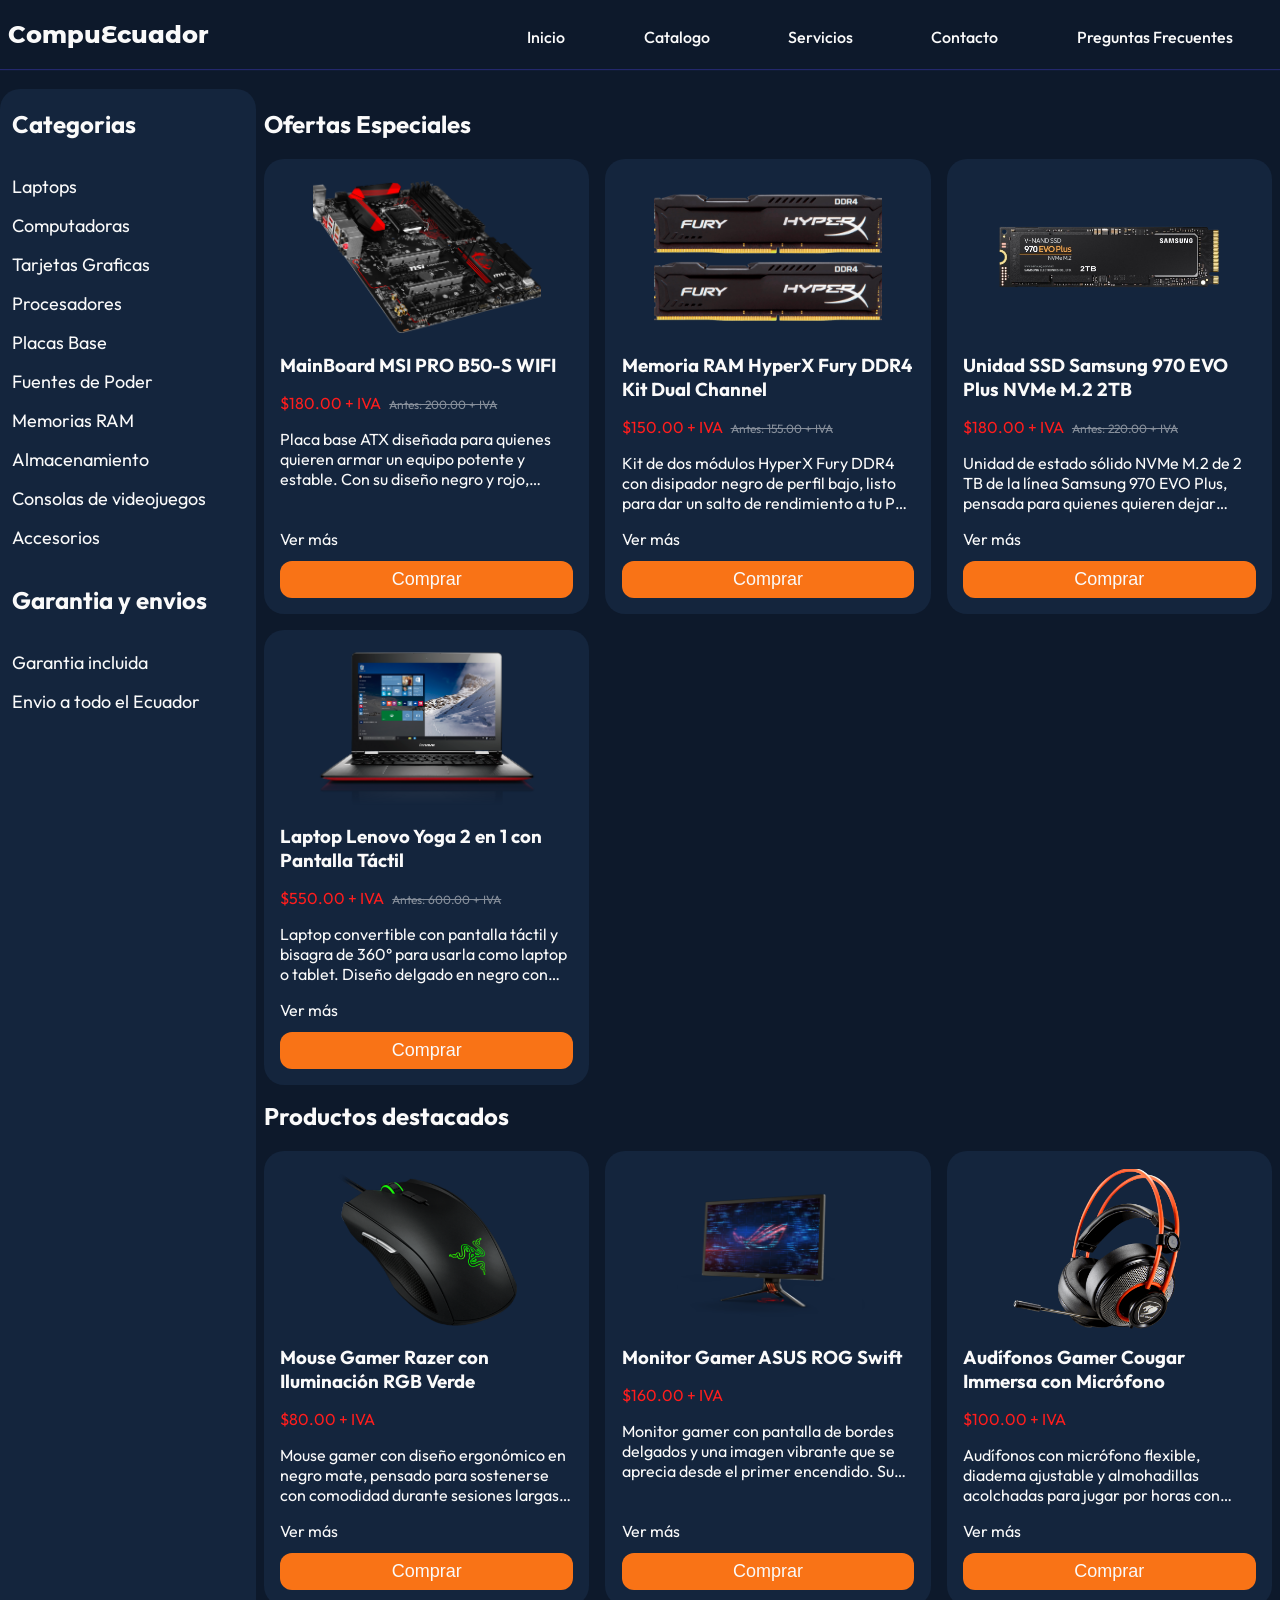
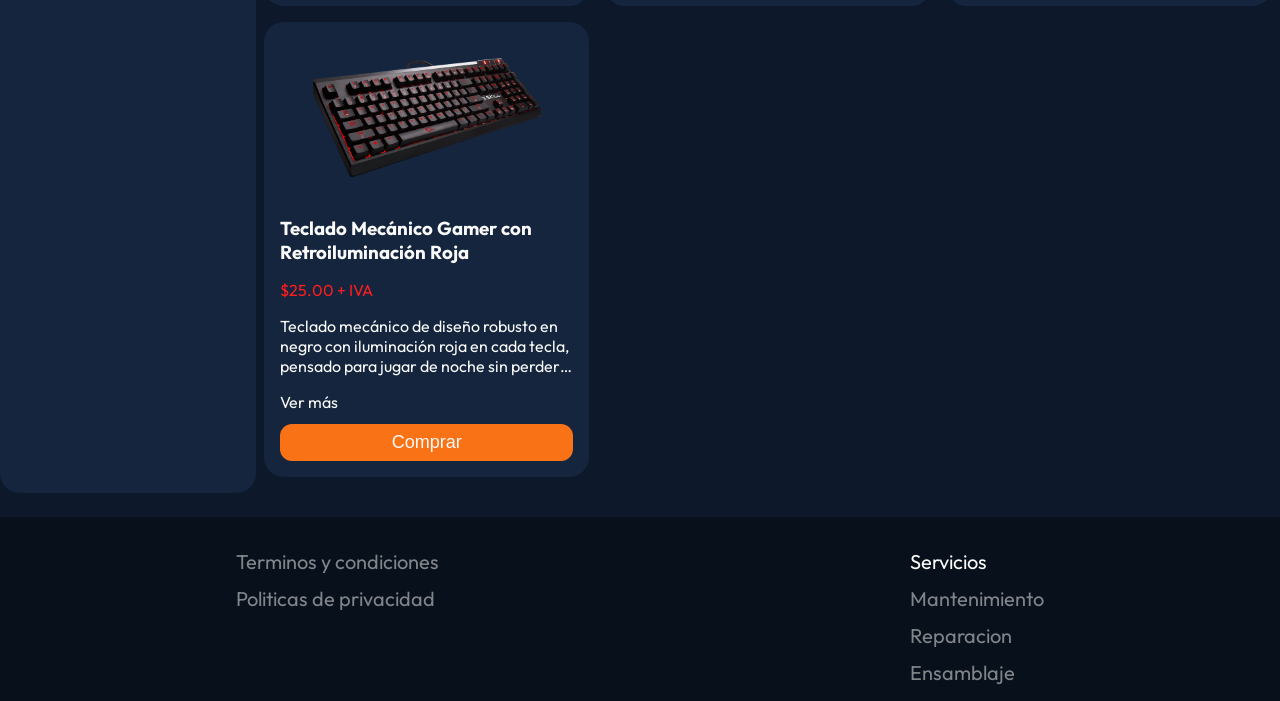
<file: index.html>
<!DOCTYPE html>
<html lang="en">
<head>
    <meta charset="UTF-8">
    <meta name="viewport" content="width=device-width, initial-scale=1.0">
    <link rel="stylesheet" href="css/styles.css">
    <title>Pagina Principal</title>
</head>
<body>
    <input type="checkbox" name="check-menu" id="check-menu" style='display: none;'>
    <header>
        <div class="parte-superior">
        <h1 class="text-logo"><a href="index.html">CompuEcuador</a></h1>
          <label for="check-menu" class="menu">
                Menu 
           </label>
           <label for="check-menu" class="cerrar">
                Cerrar 
           </label>
        </div>
        <nav class="nav_links">
            <ul>
              <li><a href="index.html">Inicio</a></li>
              <li><a href="catalogo.html">Catalogo</a></li>
              <li><a href="#">Servicios</a></li>
              <li><a href="contacto.html">Contacto</a></li>
              <li><a href="#">Preguntas Frecuentes</a></li>
            </ul>
        </nav>
    </header>
    <aside>
        <div>
            <h2>Categorias</h2>
            <ul>
                <li>Laptops</li>
                <li>Computadoras</li>
                <li>Tarjetas Graficas</li>
                <li>Procesadores</li>
                <li>Placas Base</li>
                <li>Fuentes de Poder</li>
                <li>Memorias RAM</li>
                <li>Almacenamiento</li>
                <li>Consolas de videojuegos</li>
                <li>Accesorios</li>
            </ul>
            <h2>
                Garantia y envios
            </h2>
            <ul>
                <li>Garantia incluida</li>
                <li>Envio a todo el Ecuador</li>
            </ul>
        </div>
    </aside>
    <main>
        <section class="ofertas">
            <h2>Ofertas Especiales</h2>
               <div class="productos">
                    <div class="product-card">
                        <div class="product-img">
                        <img src="./images/Placa_base.png" alt="Placa Base"/>
                        </div>
                        <article class="detalles card">
                            <h3>MainBoard MSI PRO B50-S WIFI</h3>
                            <div class="precio">
                                <p>$180.00 + IVA</p>
                                <p>Antes: 200.00 + IVA</p>
                            </div>
                            <input type="checkbox" id="ver-mas-1">
                            <p class="descripcion"> Placa base ATX diseñada para quienes quieren armar un equipo potente y estable. Con su diseño negro y rojo, disipadores reforzados en la zona de alimentación y cuatro ranuras para memoria RAM DDR4, ofrece una base sólida para juegos, edición de video y multitarea</p>
                            <label for="ver-mas-1" class="ver-mas">Ver más</label>
                            <label for="ver-mas-1" class="ver-menos">Ver menos</label>
                        </article>
                        <button>Comprar</button>
                    </div>
                    <div class="product-card">
                        <div class="product-img">
                        <img src="./images/RAM.png" alt="Memoria RAM"/>
                        </div>
                        <article class="detalles card">
                            <h3>Memoria RAM HyperX Fury DDR4 Kit Dual Channel</h3>
                            <div class="precio">
                                <p>$150.00 + IVA</p>
                                <p>Antes: 155.00 + IVA</p>
                            </div>
                            <input type="checkbox" id="ver-mas-2">
                            <p class="descripcion">Kit de dos módulos HyperX Fury DDR4 con disipador negro de perfil bajo, listo para dar un salto de rendimiento a tu PC de escritorio. Al trabajar en doble canal, los dos módulos se complementan y mejoran la velocidad con la que el procesador accede a los datos, algo que se nota al abrir muchos programas, jugar o renderizar video.</p>
                            <label for="ver-mas-2" class="ver-mas">Ver más</label>
                            <label for="ver-mas-2" class="ver-menos">Ver menos</label>
                        </article>
                        <button>Comprar</button>
                    </div>
                    <div class="product-card">
                        <div class="product-img">
                        <img src="./images/ssd.png" alt="SSD Samsung 970 EVO Plus"/>
                        </div>
                        <article class="detalles card">
                            <h3>Unidad SSD Samsung 970 EVO Plus NVMe M.2 2TB</h3>
                            <div class="precio">
                                <p>$180.00 + IVA</p>
                                <p>Antes: 220.00 + IVA</p>
                            </div>
                            <input type="checkbox" id="ver-mas-3">
                            <p class="descripcion">Unidad de estado sólido NVMe M.2 de 2 TB de la línea Samsung 970 EVO Plus, pensada para quienes quieren dejar atrás los discos duros lentos. Al conectarse directamente a la ranura M.2 de la placa base, ofrece tiempos de arranque muy cortos, programas que abren casi al instante y cargas de juegos mucho más rápidas.</p>
                            <label for="ver-mas-3" class="ver-mas">Ver más</label>
                            <label for="ver-mas-3" class="ver-menos">Ver menos</label>
                        </article>
                        <button>Comprar</button>
                    </div>
                    <div class="product-card">
                        <div class="product-img">
                        <img src="./images/Laptop.png" alt="Laptop Lenovo Yoga 2 en 1 con Pantalla Táctil"/>
                        </div>
                        <article class="detalles card">
                            <h3>Laptop Lenovo Yoga 2 en 1 con Pantalla Táctil</h3>
                            <div class="precio">
                                <p>$550.00 + IVA</p>
                                <p>Antes: 600.00 + IVA</p>
                            </div>
                            <input type="checkbox" id="ver-mas-4">
                            <p class="descripcion">Laptop convertible con pantalla táctil y bisagra de 360° para usarla como laptop o tablet. Diseño delgado en negro con detalles en rojo, ideal para estudiar, trabajar y navegar con comodidad.</p>
                            <label for="ver-mas-4" class="ver-mas">Ver más</label>
                            <label for="ver-mas-4" class="ver-menos">Ver menos</label>
                        </article>
                        <button>Comprar</button>
                    </div>
                </div>
        </section>
        <section class="destacados">
            <h2>Productos destacados</h2>
            <div class="productos">
                <div class="product-card">
                        <div class="product-img">
                        <img src="./images/mouse.png" alt="Mouse Gamer Razer con Iluminación RGB Verde"/>
                        </div>
                        <article class="detalles card">
                            <h3>Mouse Gamer Razer con Iluminación RGB Verde</h3>
                            <div class="precio">
                                <p>$80.00 + IVA</p>
                            </div>
                            <input type="checkbox" id="ver-mas-5">
                            <p class="descripcion">Mouse gamer con diseño ergonómico en negro mate, pensado para sostenerse con comodidad durante sesiones largas de juego o trabajo. Su cuerpo contorneado ofrece un buen agarre, y los botones laterales de acceso rápido te permiten ejecutar acciones sin quitar la mano del mouse.</p>
                            <label for="ver-mas-5" class="ver-mas">Ver más</label>
                            <label for="ver-mas-5" class="ver-menos">Ver menos</label>
                        </article>
                        <button>Comprar</button>
                    </div>
                    <div class="product-card">
                        <div class="product-img">
                        <img src="./images/monitor.png" alt="Monitor Gamer ASUS ROG Swift"/>
                        </div>
                        <article class="detalles card">
                            <h3>Monitor Gamer ASUS ROG Swift</h3>
                            <div class="precio">
                                <p>$160.00 + IVA</p>
                            </div>
                            <input type="checkbox" id="ver-mas-6">
                            <p class="descripcion">Monitor gamer con pantalla de bordes delgados y una imagen vibrante que se aprecia desde el primer encendido. Su base de patas angulares, con detalles en rojo y acabado metálico, le da una presencia agresiva que encaja en cualquier escritorio gamer.</p>
                            <label for="ver-mas-6" class="ver-mas">Ver más</label>
                            <label for="ver-mas-6" class="ver-menos">Ver menos</label>
                        </article>
                        <button>Comprar</button>
                    </div>
                    <div class="product-card">
                        <div class="product-img">
                        <img src="./images/headset.png" alt="Headset Gamer Cougar Immersa con Micrófono"/>
                        </div>
                        <article class="detalles card">
                            <h3>Audífonos Gamer Cougar Immersa con Micrófono</h3>
                            <div class="precio">
                                <p>$100.00 + IVA</p>
                            </div>
                            <input type="checkbox" id="ver-mas-7">
                            <p class="descripcion">Audífonos con micrófono flexible, diadema ajustable y almohadillas acolchadas para jugar por horas con comodidad. Diseño negro y naranja.</p>
                            <label for="ver-mas-7" class="ver-mas">Ver más</label>
                            <label for="ver-mas-7" class="ver-menos">Ver menos</label>
                        </article>
                        <button>Comprar</button>
                    </div>
                    <div class="product-card">
                        <div class="product-img">
                        <img src="./images/teclado.png" alt="Teclado Mecánico Gamer con Retroiluminación Roja"/>
                        </div>
                        <article class="detalles card">
                            <h3>Teclado Mecánico Gamer con Retroiluminación Roja</h3>
                            <div class="precio">
                                <p>$25.00 + IVA</p>
                            </div>
                            <input type="checkbox" id="ver-mas-8">
                            <p class="descripcion">Teclado mecánico de diseño robusto en negro con iluminación roja en cada tecla, pensado para jugar de noche sin perder de vista ninguna letra.</p>
                            <label for="ver-mas-8" class="ver-mas">Ver más</label>
                            <label for="ver-mas-8" class="ver-menos">Ver menos</label>
                        </article>
                        <button>Comprar</button>
                    </div>
            </div>
        </section>
    </main>
    <footer>
        <ul>
            <li>Terminos y condiciones</li>
            <li>Politicas de privacidad</li>
        </ul>
        <ul>
            <li>Servicios</li>
            <li>Mantenimiento</li>
            <li>Reparacion</li>
            <li>Ensamblaje</li>
        </ul>
    </footer>
</body>
</html>
</file>
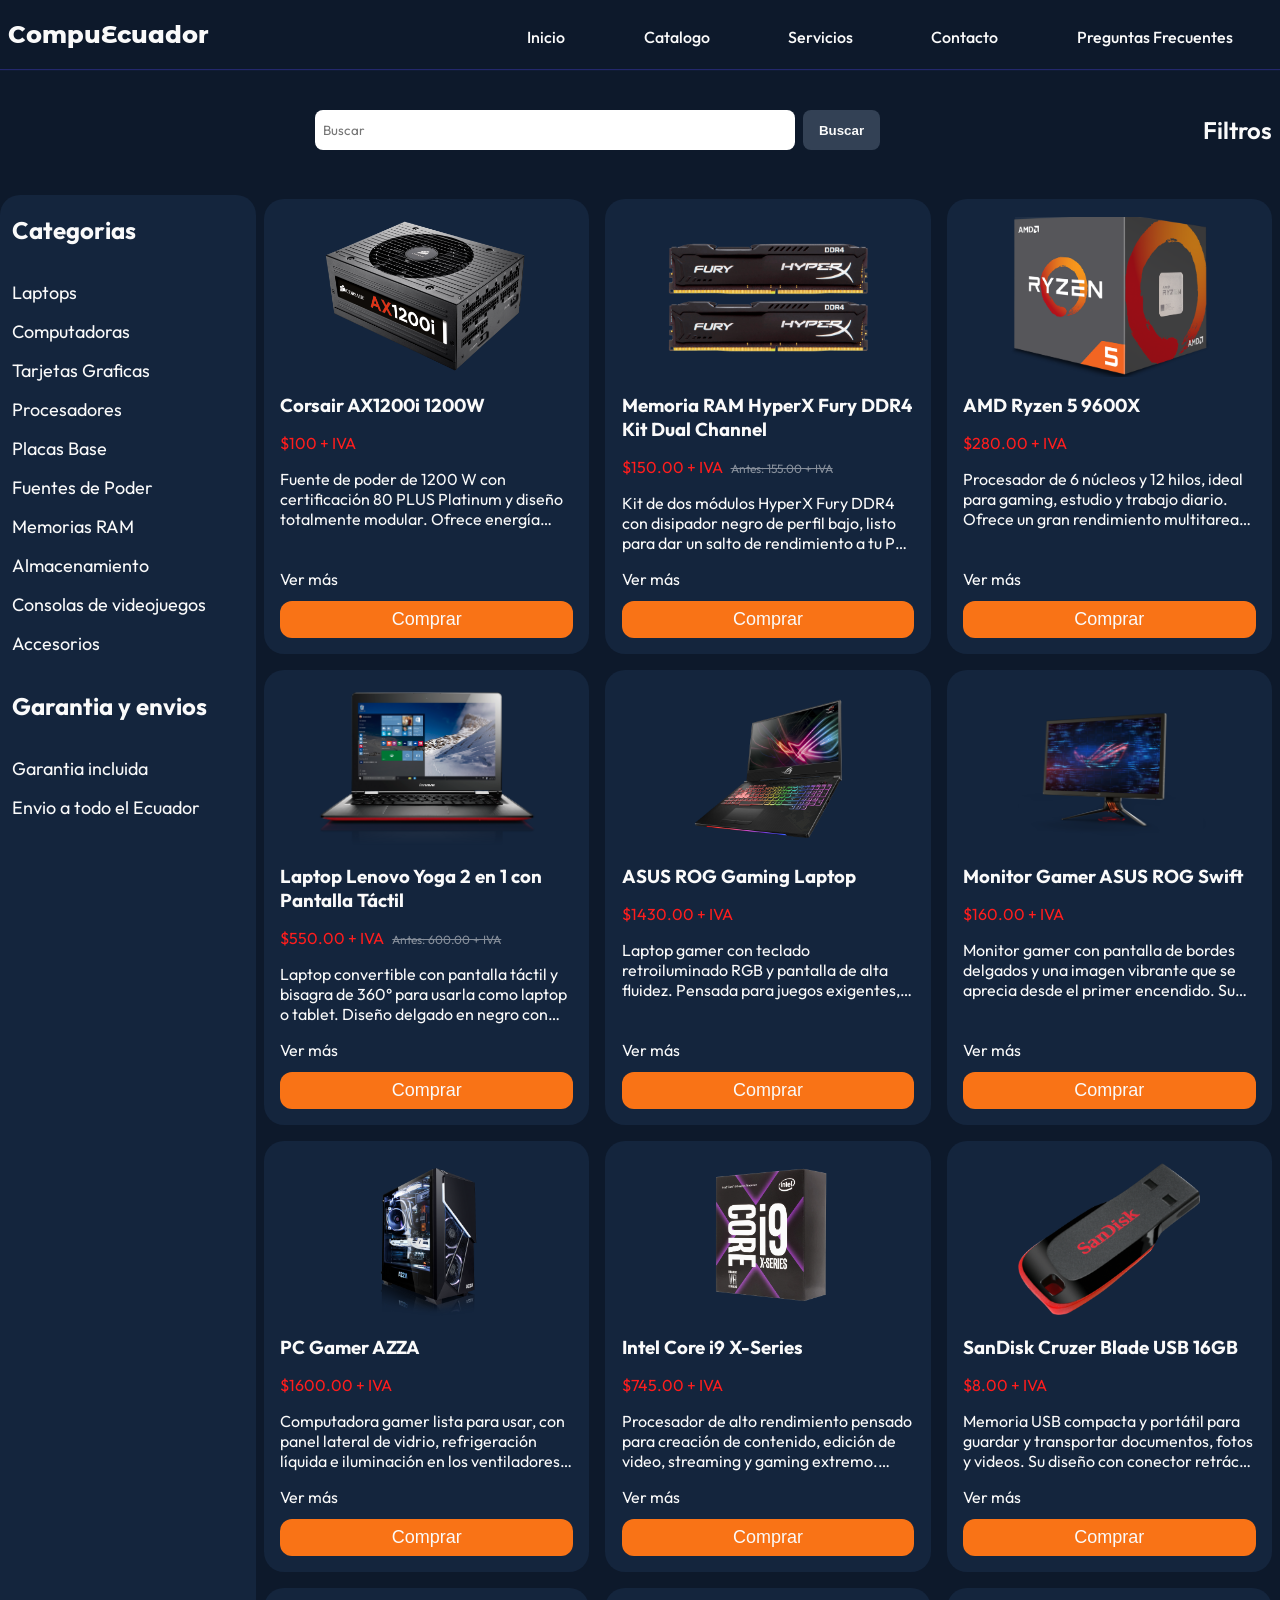
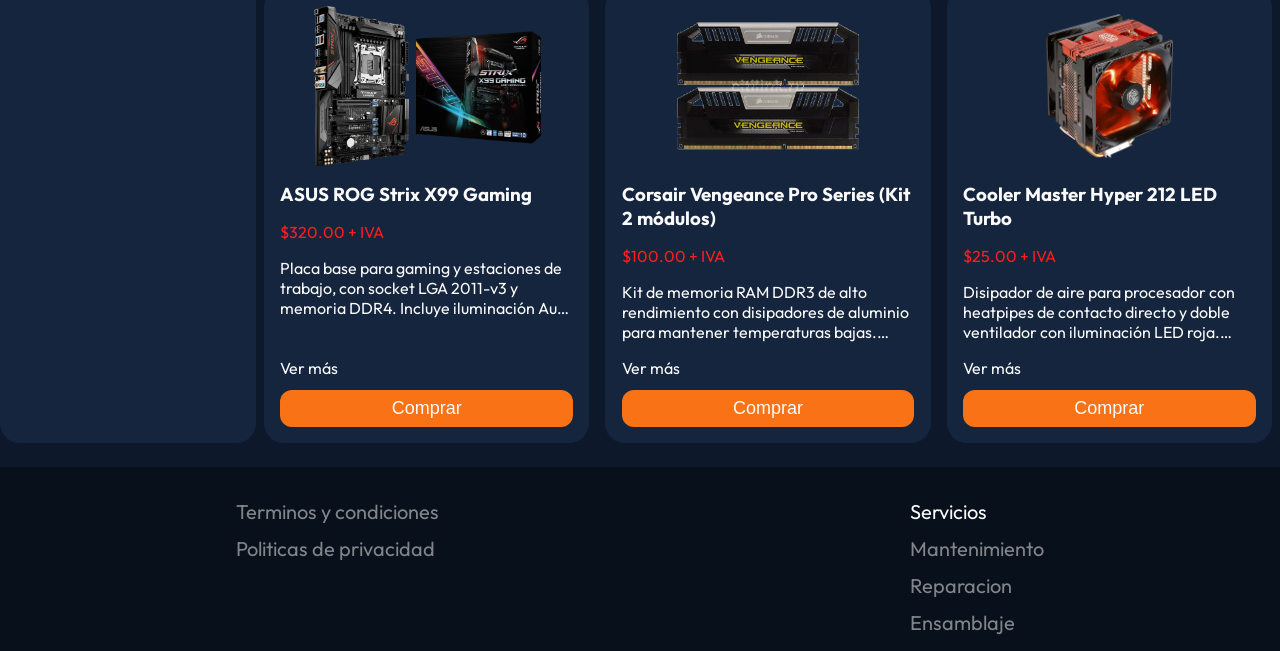
<file: catalogo.html>
<!DOCTYPE html>
<html lang="en">
<head>
    <meta charset="UTF-8">
    <meta name="viewport" content="width=device-width, initial-scale=1.0">
    <title>Catalogo</title>
    <link  rel="stylesheet" href="css/styles.css">
    <style>
        *{
            margin: 0;
            padding: 0;
            box-sizing: border-box;
        }
        .buscador-filtro{
            margin: 1rem 0 2rem 0;
            width: 100%;
            height: 10vh;
            display: flex;
            align-items: center;
            justify-content: space-between;
            padding: 0 0.5rem;
            flex-wrap: wrap;
            position: relative;
            gap: 1rem;
        }
        .buscador{
        display: flex;
        gap: 0.5rem;
        width: 100%;
        min-width: 0;
        justify-content: center;
        }
        .buscador input{
            flex-grow: 1;
            max-width: 30rem;
            padding: 0.75rem 0.5rem;
            border: none;
            border-radius: 0.5rem;
            color: #000;
            font-family: inherit;
        }
        .buscador button{
            border: none;
            padding: 0.5rem 1rem;
            border-radius: 0.5rem;
            background-color: #334155;
            font-weight: 600;
        }
        .buscador button:hover {
          background-color: #475569; 
        }
        
        .buscador button:active {
          background-color: #1e293b;
        }
        .productos{
            width: 100%;
            display: grid;
            grid-template-columns: repeat(auto-fill, minmax(16rem,1fr));
            justify-content: center;
            gap: 1rem;
        }
        li label{
            display: flex;
            gap: 0.5rem;
        }
        label{
            cursor: pointer;
        }
        label h2:hover{
            color: var(--color-hover);
        }
        label h2:active{
            color: var(--color-active);
        }
          #ver-mas-9, .ver-menos{
           display: none;
          }
          #ver-mas-9:checked ~ .descripcion{
           -webkit-line-clamp: unset;
          }
          #ver-mas-9:checked ~ .ver-mas{
           display: none;
          }
          #ver-mas-9:checked ~ .ver-menos{
           display: block;
          }  #ver-mas-10, .ver-menos{
           display: none;
          }
          #ver-mas-10:checked ~ .descripcion{
           -webkit-line-clamp: unset;
          }
          #ver-mas-10:checked ~ .ver-mas{
           display: none;
          }
          #ver-mas-10:checked ~ .ver-menos{
           display: block;
          }  #ver-mas-11, .ver-menos{
           display: none;
          }
          #ver-mas-11:checked ~ .descripcion{
           -webkit-line-clamp: unset;
          }
          #ver-mas-11:checked ~ .ver-mas{
           display: none;
          }
          #ver-mas-11:checked ~ .ver-menos{
           display: block;
          }
            #ver-mas-12, .ver-menos{
           display: none;
          }
          #ver-mas-12:checked ~ .descripcion{
           -webkit-line-clamp: unset;
          }
          #ver-mas-12:checked ~ .ver-mas{
           display: none;
          }
          #ver-mas-12:checked ~ .ver-menos{
           display: block;
          }
          .filtro{
            display: none;
          }
          #filtro-check:checked ~ .filtro{
            display: block;
          }
          .filtro{
            position: absolute;
            margin-top: 1rem;
            top: 100%;
             left: 0.5rem;    
             right: 0.5rem;
             padding: 1rem; 
            background-color: #1e293b;
            z-index: 3;
            border-radius: 1rem;
            box-shadow:  0 1px 5px var(--color-border-nav-header);
          }
          .filtro h1{
            margin: 1rem 0;
            font-size: 1.25rem;
            font-weight: 600;
          }
          .filtro ul{
            display: flex;
            flex-direction: column;
            gap: 0.5rem;
          }
          .btn-group{
            margin-top: 1.25rem;
            width: 100%;
            display: flex;
            justify-content: center;
            gap: 1rem;
          }
          .btn-group  button{
            flex-grow:1;
            max-width: 15rem;
             border: none;
            padding: 0.5rem 0.25rem;
            border-radius: 0.5rem;
            background-color: #334155;
            font-weight: 600;
          }
          .btn-group button:first-of-type{
            background-color:  var(--color-button);
          }
          .btn-group button:first-of-type:hover{
            background-color: var(--color-hover);
          }
          .btn-group button:first-of-type:active{
            background-color: var(--color-active);
          }
          .btn-group button:last-of-type:hover{
            background-color:  #475569;
          }
          .btn-group button:last-of-type:active{
            background-color:  #1e293b;
          }
          @media(min-width: 768px){
            .filtro{
                left: auto;   
                width: 20rem;
            }
          }
          @media(min-width: 1025px){
            .buscador-filtro{
                margin-bottom: 0;
            }
            .buscador{
                flex: 1;
                justify-content: center;
            }
          }
    </style>
</head>
<body>
    <input type="checkbox" name="check-menu" id="check-menu" style='display: none;'>
    <header>
        <div class="parte-superior">
        <h1 class="text-logo"><a href="index.html">CompuEcuador</a></h1>
          <label for="check-menu" class="menu">
                Menu 
           </label>
           <label for="check-menu" class="cerrar">
                Cerrar 
           </label>
        </div>
        <nav class="nav_links">
            <ul>
              <li><a href="index.html">Inicio</a></li>
              <li><a href="catalogo.html">Catalogo</a></li>
              <li><a href="#">Servicios</a></li>
              <li><a href="contacto.html">Contacto</a></li>
              <li><a href="#">Preguntas Frecuentes</a></li>
            </ul>
        </nav>
    </header>
    <div class="buscador-filtro">
        <div class="buscador">
            <input type="text" placeholder="Buscar">
            <button>Buscar</button>
        </div>
        <input type="checkbox" name="filtro-check" id="filtro-check" style="display: none;">
        <label for="filtro-check" style="font-size: 1.5rem; font-weight: 600">Filtros</label>
        <div class="filtro">
            <div class="filtros">
                <h1>Por marca</h1>
                <ul>
                    <li><label><input type="checkbox">AMD</label></li>
                    <li><label><input type="checkbox">Intel</label></li>
                    <li><label><input type="checkbox">Corsair</label></li>
                    <li><label><input type="checkbox">ASUS</label></li>
                    <li><label><input type="checkbox">SanDisk</label></li>
                </ul>
                <h1>Rango de precios</h1>
                <ul>
                    <li><label><input type="checkbox">Menos de $50</label></li>
                    <li><label><input type="checkbox">$50 a $200</label></li>
                    <li><label><input type="checkbox">$200 a $500</label></li>
                    <li><label><input type="checkbox">Mas de $500</label></li>
                </ul>
                <div class="btn-group">
                <button>Aplicar</button>
                <button>Limpiar</button>
                </div>
            </div>
        </div>
    </div>
    <aside>
        <div>
            <h2>Categorias</h2>
            <ul>
                <li>Laptops</li>
                <li>Computadoras</li>
                <li>Tarjetas Graficas</li>
                <li>Procesadores</li>
                <li>Placas Base</li>
                <li>Fuentes de Poder</li>
                <li>Memorias RAM</li>
                <li>Almacenamiento</li>
                <li>Consolas de videojuegos</li>
                <li>Accesorios</li>
            </ul>
            <h2>
                Garantia y envios
            </h2>
            <ul>
                <li>Garantia incluida</li>
                <li>Envio a todo el Ecuador</li>
            </ul>
        </div>
    </aside>    
    <main>
        <div class="productos">
                <div class="product-card">
                        <div class="product-img">
                        <img src="./images/Fuente-poder.png" style="width: 90%" alt="Fuente de Poder Corsair AX1200i 1200W"/>
                        </div>
                        <article class="detalles card">
                            <h3>Corsair AX1200i 1200W</h3>
                            <div class="precio">
                                <p>$100 + IVA </p>
                            </div>
                            <input type="checkbox" id="ver-mas-1">
                            <p class="descripcion">Fuente de poder de 1200 W con certificación 80 PLUS Platinum y diseño totalmente modular. Ofrece energía estable y eficiente para equipos de alto rendimiento, con monitoreo digital y ventilador silencioso.</p>
                            <label for="ver-mas-1" class="ver-mas">Ver más</label>
                            <label for="ver-mas-1" class="ver-menos">Ver menos</label>
                        </article>
                        <button>Comprar</button>
                    </div>
                    <div class="product-card">
                        <div class="product-img">
                        <img src="./images/RAM.png" style="width: 90%" alt="Memoria RAM HyperX Fury DDR4 Kit Dual Channel"/>
                        </div>
                        <article class="detalles card">
                            <h3>Memoria RAM HyperX Fury DDR4 Kit Dual Channel</h3>
                            <div class="precio">
                                <p>$150.00 + IVA</p>
                                <p>Antes: 155.00 + IVA</p>
                            </div>
                            <input type="checkbox" id="ver-mas-2">
                            <p class="descripcion">Kit de dos módulos HyperX Fury DDR4 con disipador negro de perfil bajo, listo para dar un salto de rendimiento a tu PC de escritorio. Al trabajar en doble canal, los dos módulos se complementan y mejoran la velocidad con la que el procesador accede a los datos, algo que se nota al abrir muchos programas, jugar o renderizar video.</p>
                            <label for="ver-mas-2" class="ver-mas">Ver más</label>
                            <label for="ver-mas-2" class="ver-menos">Ver menos</label>
                        </article>
                        <button>Comprar</button>
                    </div>
                    <div class="product-card">
                        <div class="product-img">
                        <img src="./images/Procesador.png" style="width: 90%" alt="Procesador AMD Ryzen 5 9600X"/>
                        </div>
                        <article class="detalles card">
                            <h3>AMD Ryzen 5 9600X</h3>
                            <div class="precio">
                                <p>$280.00 + IVA</p>
                            </div>
                            <input type="checkbox" id="ver-mas-3">
                            <p class="descripcion">Procesador de 6 núcleos y 12 hilos, ideal para gaming, estudio y trabajo diario. Ofrece un gran rendimiento multitarea con excelente eficiencia energética.</p>
                            <label for="ver-mas-3" class="ver-mas">Ver más</label>
                            <label for="ver-mas-3" class="ver-menos">Ver menos</label>
                        </article>
                        <button>Comprar</button>
                    </div>
                    <div class="product-card">
                        <div class="product-img">
                        <img src="./images/Laptop.png" alt="Laptop Lenovo Yoga 2 en 1 con Pantalla Táctil"/>
                        </div>
                        <article class="detalles card">
                            <h3>Laptop Lenovo Yoga 2 en 1 con Pantalla Táctil</h3>
                            <div class="precio">
                                <p>$550.00 + IVA</p>
                                <p>Antes: 600.00 + IVA</p>
                            </div>
                            <input type="checkbox" id="ver-mas-4">
                            <p class="descripcion">Laptop convertible con pantalla táctil y bisagra de 360° para usarla como laptop o tablet. Diseño delgado en negro con detalles en rojo, ideal para estudiar, trabajar y navegar con comodidad.</p>
                            <label for="ver-mas-4" class="ver-mas">Ver más</label>
                            <label for="ver-mas-4" class="ver-menos">Ver menos</label>
                        </article>
                        <button>Comprar</button>
                    </div>
                    <div class="product-card">
                        <div class="product-img" >
                        <img src="./images/Laptop-gamer.png" style="width: 70%" alt="Laptop Gamer ASUS ROG"/>
                        </div>
                        <article class="detalles card">
                            <h3>ASUS ROG Gaming Laptop</h3>
                            <div class="precio">
                                <p>$1430.00 + IVA</p>
                            </div>
                            <input type="checkbox" id="ver-mas-5">
                            <p class="descripcion">Laptop gamer con teclado retroiluminado RGB y pantalla de alta fluidez. Pensada para juegos exigentes, streaming y multitarea, con un diseño agresivo que no pasa desapercibido.</p>
                            <label for="ver-mas-5" class="ver-mas">Ver más</label>
                            <label for="ver-mas-5" class="ver-menos">Ver menos</label>
                        </article>
                        <button>Comprar</button>
                    </div>
                    <div class="product-card">
                        <div class="product-img">
                        <img src="./images/monitor.png" alt="Monitor Gamer ASUS ROG Swift"/>
                        </div>
                        <article class="detalles card">
                            <h3>Monitor Gamer ASUS ROG Swift</h3>
                            <div class="precio">
                                <p>$160.00 + IVA</p>
                            </div>
                            <input type="checkbox" id="ver-mas-6">
                            <p class="descripcion">Monitor gamer con pantalla de bordes delgados y una imagen vibrante que se aprecia desde el primer encendido. Su base de patas angulares, con detalles en rojo y acabado metálico, le da una presencia agresiva que encaja en cualquier escritorio gamer.</p>
                            <label for="ver-mas-6" class="ver-mas">Ver más</label>
                            <label for="ver-mas-6" class="ver-menos">Ver menos</label>
                        </article>
                        <button>Comprar</button>
                    </div>
                    <div class="product-card">
                        <div class="product-img">
                        <img src="./images/PC.png" style="width: 70%" alt="PC Gamer AZZA"/>
                        </div>
                        <article class="detalles card">
                            <h3>PC Gamer AZZA</h3>
                            <div class="precio">
                                <p>$1600.00 + IVA</p>
                            </div>
                            <input type="checkbox" id="ver-mas-7">
                            <p class="descripcion">Computadora gamer lista para usar, con panel lateral de vidrio, refrigeración líquida e iluminación en los ventiladores. Pensada para juegos exigentes, streaming y multitarea, con un diseño que luce tanto como rinde.</p>
                            <label for="ver-mas-7" class="ver-mas">Ver más</label>
                            <label for="ver-mas-7" class="ver-menos">Ver menos</label>
                        </article>
                        <button>Comprar</button>
                    </div>
                    <div class="product-card">
                        <div class="product-img">
                        <img src="./images/procesador-intel.png" style="width: 70%" alt="Procesador Intel Core i9 X-Series"/>
                        </div>
                        <article class="detalles card">
                            <h3>Intel Core i9 X-Series</h3>
                            <div class="precio">
                                <p>$745.00 + IVA</p>
                            </div>
                            <input type="checkbox" id="ver-mas-8">
                            <p class="descripcion">Procesador de alto rendimiento pensado para creación de contenido, edición de video, streaming y gaming extremo. Ofrece una enorme capacidad multitarea para quienes no quieren límites.</p>
                            <label for="ver-mas-8" class="ver-mas">Ver más</label>
                            <label for="ver-mas-8" class="ver-menos">Ver menos</label>
                        </article>
                        <button>Comprar</button>
                    </div>
                    <div class="product-card">
                        <div class="product-img">
                        <img src="./images/USB.png" style="width: 80%" alt="SanDisk Cruzer Blade USB 16GB"/>
                        </div>
                        <article class="detalles card">
                            <h3>SanDisk Cruzer Blade USB 16GB</h3>
                            <div class="precio">
                                <p>$8.00 + IVA</p>
                            </div>
                            <input type="checkbox" id="ver-mas-9">
                            <p class="descripcion">Memoria USB compacta y portátil para guardar y transportar documentos, fotos y videos. Su diseño con conector retráctil protege el puerto y se lleva fácil en el bolsillo o en las llaves.</p>
                            <label for="ver-mas-9" class="ver-mas">Ver más</label>
                            <label for="ver-mas-9" class="ver-menos">Ver menos</label>
                        </article>
                        <button>Comprar</button>
                    </div>
                    <div class="product-card">
                        <div class="product-img">
                        <img src="./images/placa-base1.png" alt="Placa Base ASUS ROG Strix X99 Gaming"/>
                        </div>
                        <article class="detalles card">
                            <h3>ASUS ROG Strix X99 Gaming</h3>
                            <div class="precio">
                                <p>$320.00 + IVA</p>
                            </div>
                            <input type="checkbox" id="ver-mas-10">
                            <p class="descripcion">Placa base para gaming y estaciones de trabajo, con socket LGA 2011-v3 y memoria DDR4. Incluye iluminación Aura Sync, múltiples ranuras PCIe y diseño reforzado para equipos de alto rendimiento.</p>
                            <label for="ver-mas-10" class="ver-mas">Ver más</label>
                            <label for="ver-mas-10" class="ver-menos">Ver menos</label>
                        </article>
                        <button>Comprar</button>
                    </div>
                    <div class="product-card">
                        <div class="product-img">
                        <img src="./images/Men-RAM.png" style="width: 80%" alt="Memoria RAM Corsair Vengeance Pro Series (Kit 2 módulos)"/>
                        </div>
                        <article class="detalles card">
                            <h3>Corsair Vengeance Pro Series (Kit 2 módulos)</h3>
                            <div class="precio">
                                <p>$100.00 + IVA</p>
                            </div>
                            <input type="checkbox" id="ver-mas-11">
                            <p class="descripcion">Kit de memoria RAM DDR3 de alto rendimiento con disipadores de aluminio para mantener temperaturas bajas. Ideal para gaming, edición y multitarea exigente, con instalación sencilla y gran estabilidad.</p>
                            <label for="ver-mas-11" class="ver-mas">Ver más</label>
                            <label for="ver-mas-11" class="ver-menos">Ver menos</label>
                        </article>
                        <button>Comprar</button>
                    </div>
                    <div class="product-card">
                        <div class="product-img">
                        <img src="./images/Disipador.png" style="width: 56%" alt="Disipador de Aire Cooler Master Hyper 212 LED Turbo"/>
                        </div>
                        <article class="detalles card">
                            <h3>Cooler Master Hyper 212 LED Turbo</h3>
                            <div class="precio">
                                <p>$25.00 + IVA</p>
                            </div>
                            <input type="checkbox" id="ver-mas-12">
                            <p class="descripcion">Disipador de aire para procesador con heatpipes de contacto directo y doble ventilador con iluminación LED roja. Mantiene temperaturas bajas en gaming y cargas exigentes, con un diseño que se luce a través del panel de vidrio.</p>
                            <label for="ver-mas-12" class="ver-mas">Ver más</label>
                            <label for="ver-mas-12" class="ver-menos">Ver menos</label>
                        </article>
                        <button>Comprar</button>
                    </div>
            </div>
    </main>
    <footer>
         <ul>
            <li>Terminos y condiciones</li>
            <li>Politicas de privacidad</li>
        </ul>
        <ul>
            <li>Servicios</li>
            <li>Mantenimiento</li>
            <li>Reparacion</li>
            <li>Ensamblaje</li>
        </ul>
    </footer>
</body>
</html>
</file>
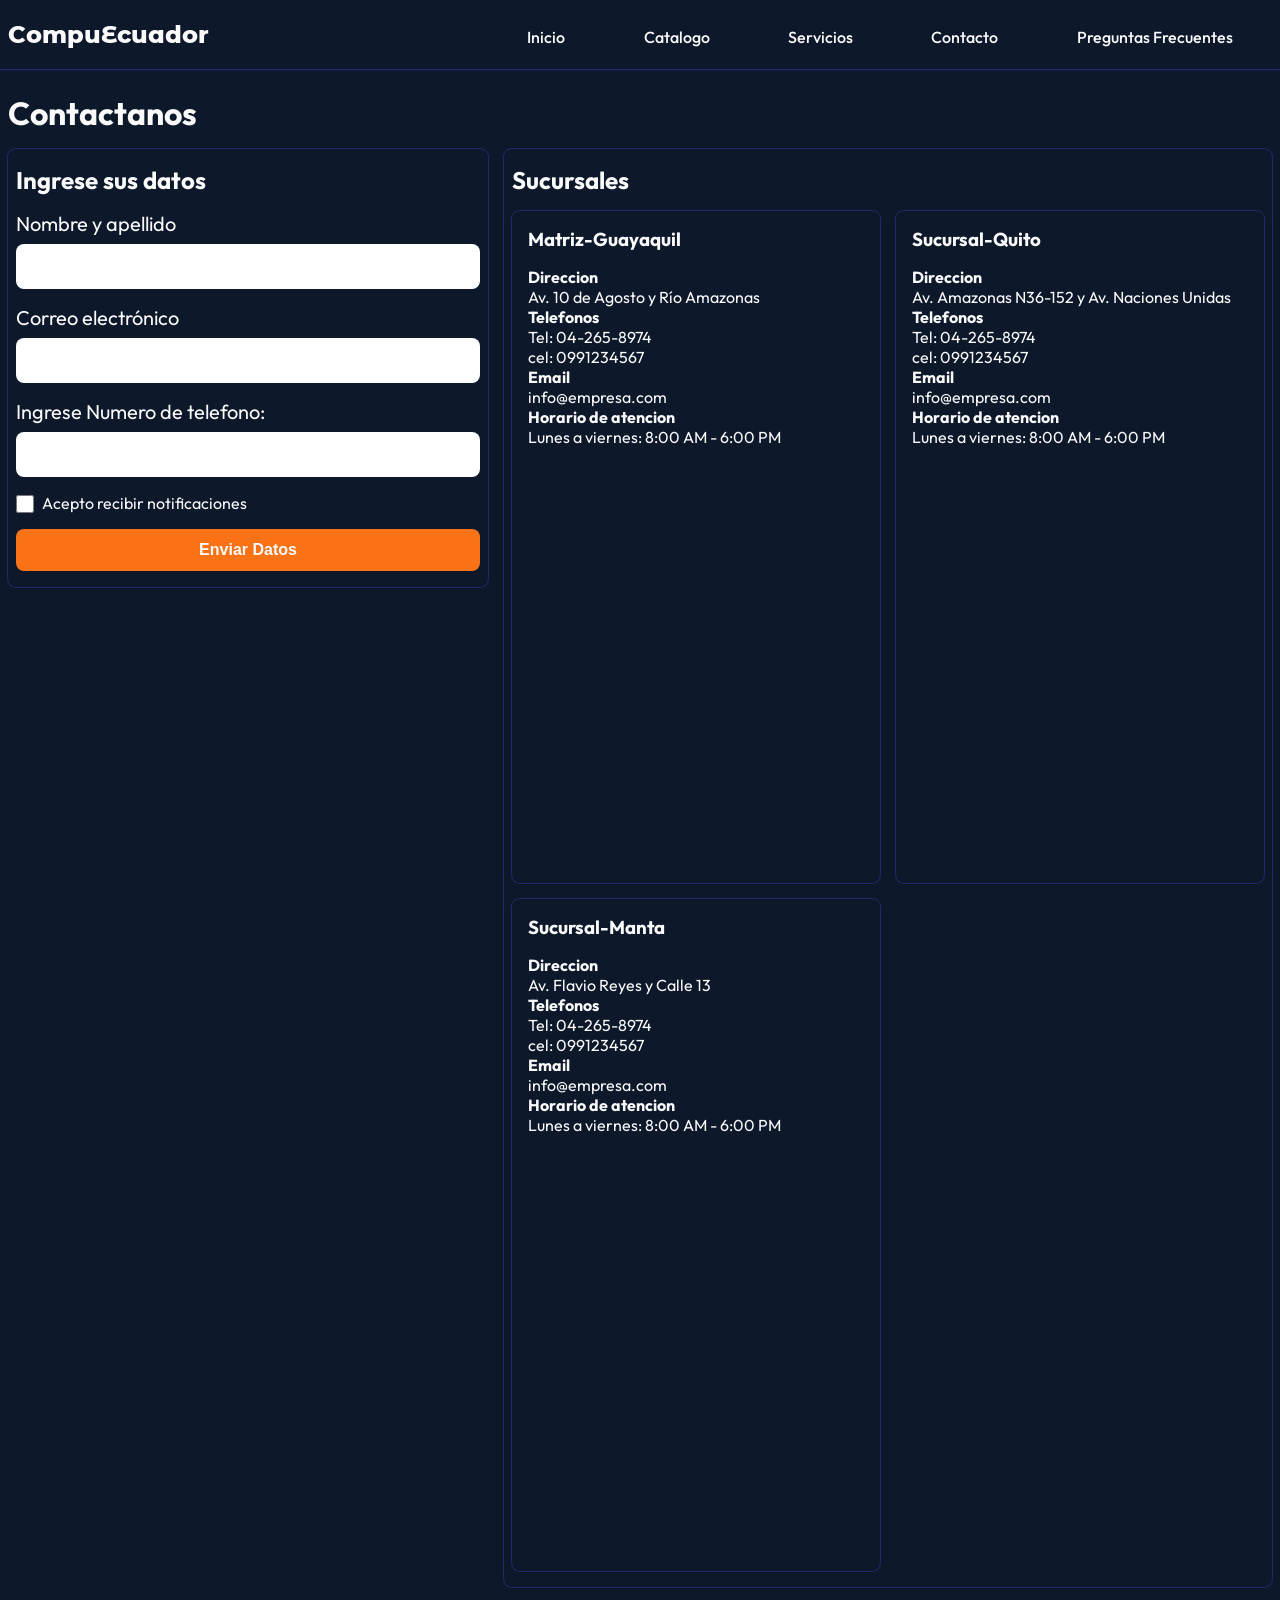
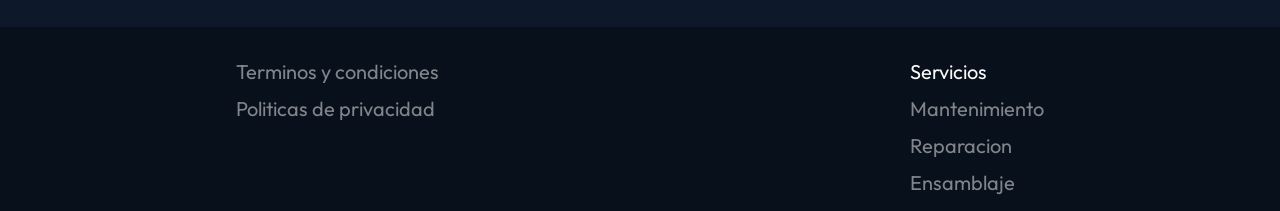
<file: contacto.html>
<!DOCTYPE html>
<html lang="en">
<head>
    <meta charset="UTF-8">
    <meta name="viewport" content="width=device-width, initial-scale=1.0">
    <link rel="stylesheet" href="css/styles.css">
    <link rel="stylesheet" href="css/contacto.css">
    <title>Contacto</title>
</head>
<body>
   <input type="checkbox" name="check-menu" id="check-menu" style='display: none;'>
   <header>
        <div class="parte-superior">
        <h1 class="text-logo"><a href="index.html">CompuEcuador</a></h1>
          <label for="check-menu" class="menu">
                Menu 
           </label>
           <label for="check-menu" class="cerrar">
                Cerrar 
           </label>
        </div>
        <nav class="nav_links">
            <ul>
              <li><a href="index.html">Inicio</a></li>
              <li><a href="catalogo.html">Catalogo</a></li>
              <li><a href="#">Servicios</a></li>
              <li><a href="contacto.html">Contacto</a></li>
              <li><a href="#">Preguntas Frecuentes</a></li>
            </ul>
        </nav>
    </header>
    <main style='width: 100%'>
        <h1>Contactanos</h1>
        <div class="formulario-contacto">
            <form>
                <h2>Ingrese sus datos</h2>
                <label for="nombre">Nombre y apellido
                <input type="text" name="nombre" id="nombre" required></label>
                <label for="email">Correo electrónico <input type="email" name="email" id="email" required></label>
                <label for="telefono">Ingrese Numero de  telefono: <input type="text" name="telefono" id="telefono" required></label>
                <label><input type="checkbox" required> Acepto recibir notificaciones</label>
                <button>Enviar Datos</button>
            </form>
            <section class="contacto-sucursales"> 
                <h2>Sucursales</h2>
                <div class="lista-sucursales">
                    <div class="sucursal">
                        <h3>Matriz-Guayaquil</h3>
                        <div class="detalles">
                            <div class="detalle-item">
                                <h4>Direccion</h4>
                                <p> Av. 10 de Agosto y Río Amazonas</p>
                            </div>
                            <div class="detalle-item">
                                <h4>Telefonos</h4>
                                <p>Tel: 04-265-8974</p>
                                <p>cel: 0991234567</p>
                            </div>
                            <div class="detalle-item">
                                <h4>Email</h4>
                                <p>info@empresa.com</p>
                            </div>
                            <div class="detalle-item">
                                <h4>Horario de atencion</h4>
                                <p>Lunes a viernes: 8:00 AM - 6:00 PM</p>
                            </div>
                        </div>
                        <iframe
                          src="https://maps.google.com/maps?q=-2.1894,-79.8891&z=15&output=embed"
                          width="600"
                          height="450"
                          style="border:0;"
                          allowfullscreen=""
                          loading="lazy">
                        </iframe>
                    </div>
                    <div class="sucursal">
                        <h3>Sucursal-Quito</h3>
                            <div class="detalles">
                                <div class="detalle-item">
                                    <h4>Direccion</h4>
                                    <p>Av. Amazonas N36-152 y Av. Naciones Unidas</p>
                                </div>
                                <div class="detalle-item">
                                    <h4>Telefonos</h4>
                                <p>Tel: 04-265-8974</p>
                                <p>cel: 0991234567</p>
                            </div>
                            <div class="detalle-item">
                                <h4>Email</h4>
                                <p>info@empresa.com</p>
                            </div>
                            <div class="detalle-item">
                                <h4>Horario de atencion</h4>
                                <p>Lunes a viernes: 8:00 AM - 6:00 PM</p>
                            </div>
                        </div>
                        <iframe
                          src="https://maps.google.com/maps?q=-0.1807,-78.4678&z=15&output=embed"
                          width="600"
                          height="450"
                          style="border:0;"
                          allowfullscreen=""
                          loading="lazy">
                        </iframe>
                    </div>
                    <div class="sucursal">
                        <h3>Sucursal-Manta</h3>
                        <div class="detalles">
                            <div class="detalle-item">
                                <h4>Direccion</h4>
                                <p> Av. Flavio Reyes y Calle 13</p>
                            </div>
                            <div class="detalle-item">
                                <h4>Telefonos</h4>
                                <p>Tel: 04-265-8974</p>
                                <p>cel: 0991234567</p>
                            </div>
                            <div class="detalle-item">
                                <h4>Email</h4>
                                <p>info@empresa.com</p>
                            </div>
                            <div class="detalle-item">
                                <h4>Horario de atencion</h4>
                                <p>Lunes a viernes: 8:00 AM - 6:00 PM</p>
                            </div>
                        </div>
                        <iframe
                          src="https://maps.google.com/maps?q=-0.9677,-80.7089&z=15&output=embed"
                          width="600"
                          height="450"
                          style="border:0;"
                          allowfullscreen=""
                          loading="lazy">
                        </iframe>
                    </div>
                </div>
            </section>
        </div>
    </main>
    <footer>
        <ul>
            <li>Terminos y condiciones</li>
            <li>Politicas de privacidad</li>
        </ul>
        <ul>
            <li>Servicios</li>
            <li>Mantenimiento</li>
            <li>Reparacion</li>
            <li>Ensamblaje</li>
        </ul>
    </footer>
</body>
</html>
</file>
<file: css/styles.css>
@import url('https://fonts.googleapis.com/css2?family=Montserrat+Alternates:wght@300;400;700&family=Outfit:wght@100..900&display=swap');
:root {
  --bg:  hsl(217, 54%, 11%);
  --bg-card: hsl(216, 50%, 16%);
  --color-border-nav-header: rgba(79, 70, 229, 0.35); 
  --surface: #FFFFFF;
  --color-button: #F97316;
  --color-hover:#E8650F;
  --color-active: #CC5500;
  --font-body: 'Outfit', sans-serif;
  --font-title: "Montserrat Alternates", sans-serif;
  --padding-left-right:0.5rem;
}
*{
    padding: 0;
    margin: 0;
    box-sizing: border-box;
    color: #FAFAFA;
}
html{
    font-size: 100%;
}
body{
    background-color: var(--bg);
    font-family: var(--font-body);
}
nav{
    display: none;
}
ul{
 list-style: none;
}
 nav ul{
    display: grid;
    flex-direction: column;
    grid-template-columns: 100%;
    grid-auto-rows: 3rem;
    padding: 0 var(--padding-left-right);
    border-bottom: 1px solid  var(--color-border-nav-header);
 }
 nav ul li{
   display: flex;
   align-items: center;
   font-weight: 500;
 }
 a{
    text-decoration: none;
    color: inherit;
    color: #FAFAFA;
 }
 header{
    background-color: inherit;
    
 }
 header h1{
    font-family: var(--font-title);
    font-size: 1.5rem;
    color: #FFF;
    font-weight: 800;
 }
 header label{
   color:#FAFAFA;
   font-weight: 500;
 }
 aside{
  display: none;
 }
 .parte-superior{
  display: flex;
  justify-content: space-between;
  align-items: baseline;
  padding: 1.25rem var(--padding-left-right);
  box-shadow:  0 1px 1px var(--color-border-nav-header);
 }
 #check-menu ~ header .cerrar{
    display: none;
 }
 #check-menu:checked ~ header .cerrar{
    display: block;
 }
  #check-menu:checked ~  header .menu{
    display: none;
 }
 #check-menu:checked ~ header nav{
    display: block;
    position: absolute;
    background-color: inherit;
    width: 100%;
    box-shadow: 0 -1px 1px var(--color-border-nav-header);;
    z-index: 3;
 }
 section{
   margin: 1rem 0;
   width: 100%;
   display: flex;
   flex-direction: column;
 }
 section h2{
   margin-bottom: 1.25rem;
 }
 section .productos{
   width: 100%;
   display: grid;
   grid-template-columns: repeat(auto-fill, minmax(16rem,1fr));
   justify-content: center;
   gap: 1rem;

 }
 .product-card{
   width: 100%;
   max-width: 25rem;
   height: auto;
   border-radius: 1.25rem;
   overflow: hidden;
   justify-self: center;
   background-color: var(--bg-card);
   display: flex;
   flex-direction: column;
   align-items: center;
   cursor:pointer;
 }
  .product-card article{
    width: 90%;
   flex: 1;
   display: flex;
   flex-direction: column;
   gap: 1rem;
   margin-top: 1rem;
 }
 article h3, article p{
   color: var(--text);
 }
 .precio{
  display: flex;
  gap: 0.5rem;
  align-items: baseline;
 }
 .precio p:first-of-type{
  color: rgb(255, 29, 29);
 }
 .precio p:nth-child(2){
  font-size: 0.75rem; 
  text-decoration: line-through;
  opacity: 0.5;
 }
 .product-card button{
   width: 90%;
   margin-top: auto;
   margin-bottom: 1rem;
   font-size: 1.125rem;
   padding: 0.5rem 0.25rem;
   background-color: #F97316;
   border: none;
   border-radius: 0.75rem;
   cursor: pointer; 
 }
 .product-card button:hover{
  background-color: var(--color-hover);
 } 
 .product-card button:active{
  background-color: var(--color-active);
 } 
 .product-card{
  display: flex;
  justify-content: center;
  align-items: center;
 }
 .product-card .product-img{
   margin-top: 1.125rem;
   width: 70%;
   height: 10rem;
   overflow: hidden;
   display: flex;
   justify-content: center;
   align-items: center;
 }
 .product-img img{
   width: 15rem;
 }
 .ver-mas, .ver-menos{
  margin-top: auto;
  margin-bottom: 0.75rem;
 }
 .descripcion{
  display: -webkit-box;
  -webkit-line-clamp: 3;
  -webkit-box-orient: vertical;
  overflow: hidden;
 }
 #ver-mas-1, .ver-menos{
  display: none;
 }
 #ver-mas-1:checked ~ .descripcion{
  -webkit-line-clamp: unset;
 }
 #ver-mas-1:checked ~ .ver-mas{
  display: none;
 }
 #ver-mas-1:checked ~ .ver-menos{
  display: block;
 }
 #ver-mas-2, .ver-menos{
  display: none;
 }
 #ver-mas-2:checked ~ .descripcion{
  -webkit-line-clamp: unset;
 }
 #ver-mas-2:checked ~ .ver-mas{
  display: none;
 }
 #ver-mas-2:checked ~ .ver-menos{
  display: block;
 }
  #ver-mas-3, .ver-menos{
  display: none;
 }
 #ver-mas-3:checked ~ .descripcion{
  -webkit-line-clamp: unset;
 }
 #ver-mas-3:checked ~ .ver-mas{
  display: none;
 }
 #ver-mas-3:checked ~ .ver-menos{
  display: block;
 }
   #ver-mas-4, .ver-menos{
  display: none;
 }
 #ver-mas-4:checked ~ .descripcion{
  -webkit-line-clamp: unset;
 }
 #ver-mas-4:checked ~ .ver-mas{
  display: none;
 }
 #ver-mas-4:checked ~ .ver-menos{
  display: block;
 }
   #ver-mas-5, .ver-menos{
  display: none;
 }
 #ver-mas-5:checked ~ .descripcion{
  -webkit-line-clamp: unset;
 }
 #ver-mas-5:checked ~ .ver-mas{
  display: none;
 }
 #ver-mas-5:checked ~ .ver-menos{
  display: block;
 }
   #ver-mas-6, .ver-menos{
  display: none;
 }
 #ver-mas-6:checked ~ .descripcion{
  -webkit-line-clamp: unset;
 }
 #ver-mas-6:checked ~ .ver-mas{
  display: none;
 }
 #ver-mas-6:checked ~ .ver-menos{
  display: block;
 }
    #ver-mas-7, .ver-menos{
  display: none;
 }
 #ver-mas-7:checked ~ .descripcion{
  -webkit-line-clamp: unset;
 }
 #ver-mas-7:checked ~ .ver-mas{
  display: none;
 }
 #ver-mas-7:checked ~ .ver-menos{
  display: block;
 }
    #ver-mas-8, .ver-menos{
  display: none;
 }
 #ver-mas-8:checked ~ .descripcion{
  -webkit-line-clamp: unset;
 }
 #ver-mas-8:checked ~ .ver-mas{
  display: none;
 }
 #ver-mas-8:checked ~ .ver-menos{
  display: block;
 }
 main,footer{
   padding: 0 var(--padding-left-right);
   margin-top: 1.5rem;
 }
 footer{
  background-color: hsl(217, 54%, 7%);
  padding-top: 2rem;
  font-size: 1.25rem;
  padding-bottom: 1rem;
 }
 footer, footer ul{
  display: flex;
  flex-direction: column;
  gap: 1rem;
 }
 footer ul{
  gap: 0.75rem;
 }
 footer ul li{
  cursor: pointer;
 }
 footer ul li:hover{
  color: #FAFAFA;
  opacity: 1;
 }
 footer ul:first-of-type, footer ul:last-of-type li:not(:first-of-type){
  opacity: 0.5;
  font-size: 1rem;
 }
 aside ul li{
  cursor: pointer;
 }
 header nav ul li a:hover, aside ul li:hover{
  color:#F97316;
 }
 header nav ul li a:active, aside ul li:active{
  color:#EA580C;
 }
 @media(min-width: 768px){
  section .productos{
    justify-content: center;
  }
  .product-card{
    max-width: 25rem;
  }
 }
 @media(min-width: 1025px){
  .parte-superior .menu, .parte-superior .cerrar{
    display: none;
  }
   #check-menu ~ header nav{
    display: block;
  }
  .parte-superior{
    box-shadow: none;
  }
  header{
    display: flex;
    justify-content: space-between;
    align-items: baseline;
    box-shadow:  0 1px 1px var(--color-border-nav-header);
    width: 100vw;
  }
  nav{
    width: 50rem;
  }
  nav ul{
    width: 100%;
    display: flex;
    flex-direction: row;
    justify-content: space-around;
    border-bottom: none;
  }
  body{
    display: flex;
    flex-direction: row;
    flex-wrap: wrap;
  }
  aside{
    padding-left: 0.75rem;
    padding-bottom: 0.75rem;
    margin-top: 1.25rem;
    display: flex;
    flex-direction: column;
    width: 20vw;
    gap: 1rem;
    background-color: var(--bg-card);
    border-radius: 1.25rem;
  }
  aside h2{
    padding: 1.25rem 0;
  }
  aside ul{
    margin: 1rem 0;
  }
  aside ul li{
    margin: 1rem 0;
    font-size: 1.125rem;
  }
  aside div{
    position: sticky;
    top: 0;
  }
  main{
    width: 70vw;
    flex-grow: 1;  
  }
  footer{
    flex-grow: 1;
    flex-direction: row;
    justify-content: space-around;
  }
  footer ul{
    font-size: 1.25rem;
  }
  footer ul:first-of-type, footer ul:last-of-type li:not(:first-of-type){
    font-size: 1.25rem;
  }
 }
</file>
<file: css/contacto.css>
main{
    display: flex;
    flex-direction: row;
    flex-wrap: wrap;
}
main h1{
    width: 100%;
}
.formulario-contacto{
    flex: 1;
    display: flex;
    flex-wrap: wrap;
    align-items: start;
    gap: 1rem;
}
.formulario-contacto form{
    margin-top: 1rem;
    padding: 1rem 0.5rem;
    display: flex;
    flex-direction: column;
    flex-grow: 1;
    gap: 1rem;
    box-shadow:  0 0 0 1px var(--color-border-nav-header);
    border-radius: 0.5rem;
    max-width: 30rem;
}
.formulario-contacto form label{
    display: flex;
    flex-direction: column;
    width: 100%;
    gap:0.5rem;
    font-size: 1.25rem;
}
.formulario-contacto form label:last-of-type{
    font-size: 1rem;
    flex-direction: row;
    align-items: end;
}
.formulario-contacto form label:last-of-type input{
    width: 1.125rem;
    height: 1.125rem;
}
.formulario-contacto form input{
    padding:  0.75rem 0.5rem;
    border: none;
    font-size: 1.125rem;
    border-radius: 0.5rem;
    color: #000;
}
 form button{
    border:none;
    background-color: var(--color-button);
    padding: 0.75rem 0.5rem;
    border-radius: 0.5rem;
    font-size: 1rem;
    font-weight: 600;
    cursor: pointer;
}
form button:hover{
    background-color: var(--color-hover);
    
}
form button:active{
    background-color: var(--color-active);
}
.contacto-sucursales{
    flex: 1 1 24rem;
    display: flex;
    flex-wrap: wrap;
    justify-content: start;
    align-content: flex-start;
    gap: 1rem;
    box-shadow:  0 0 0 1px var(--color-border-nav-header);
    padding: 1rem 0.5rem;
    border-radius: 0.5rem;
}
.contacto-sucursales .lista-sucursales{
    display: grid;
    grid-template-columns: repeat(auto-fit, minmax(19.5rem, 1fr));
    grid-auto-rows: 42rem;
    width: 100%;
    gap: 1rem;
}
.contacto-sucursales h2{
    width: 100%;
    margin: 0;
}
.contacto-sucursales .sucursal{
    display: flex;
    flex-direction: column;
    border-radius: 0.5rem;
    box-shadow:  0 0 0 1px var(--color-border-nav-header);
    padding: 1rem;
    gap: 1rem;
}
iframe {
    margin-top: auto;
   width: 100%;
   max-width: 60rem;
   height: 22rem;
   border: 0;
   border-radius: 12px;
}
@media (max-width: 768px){
    .formulario-contacto form{
        max-width: 100%;
    }
}
</file>
